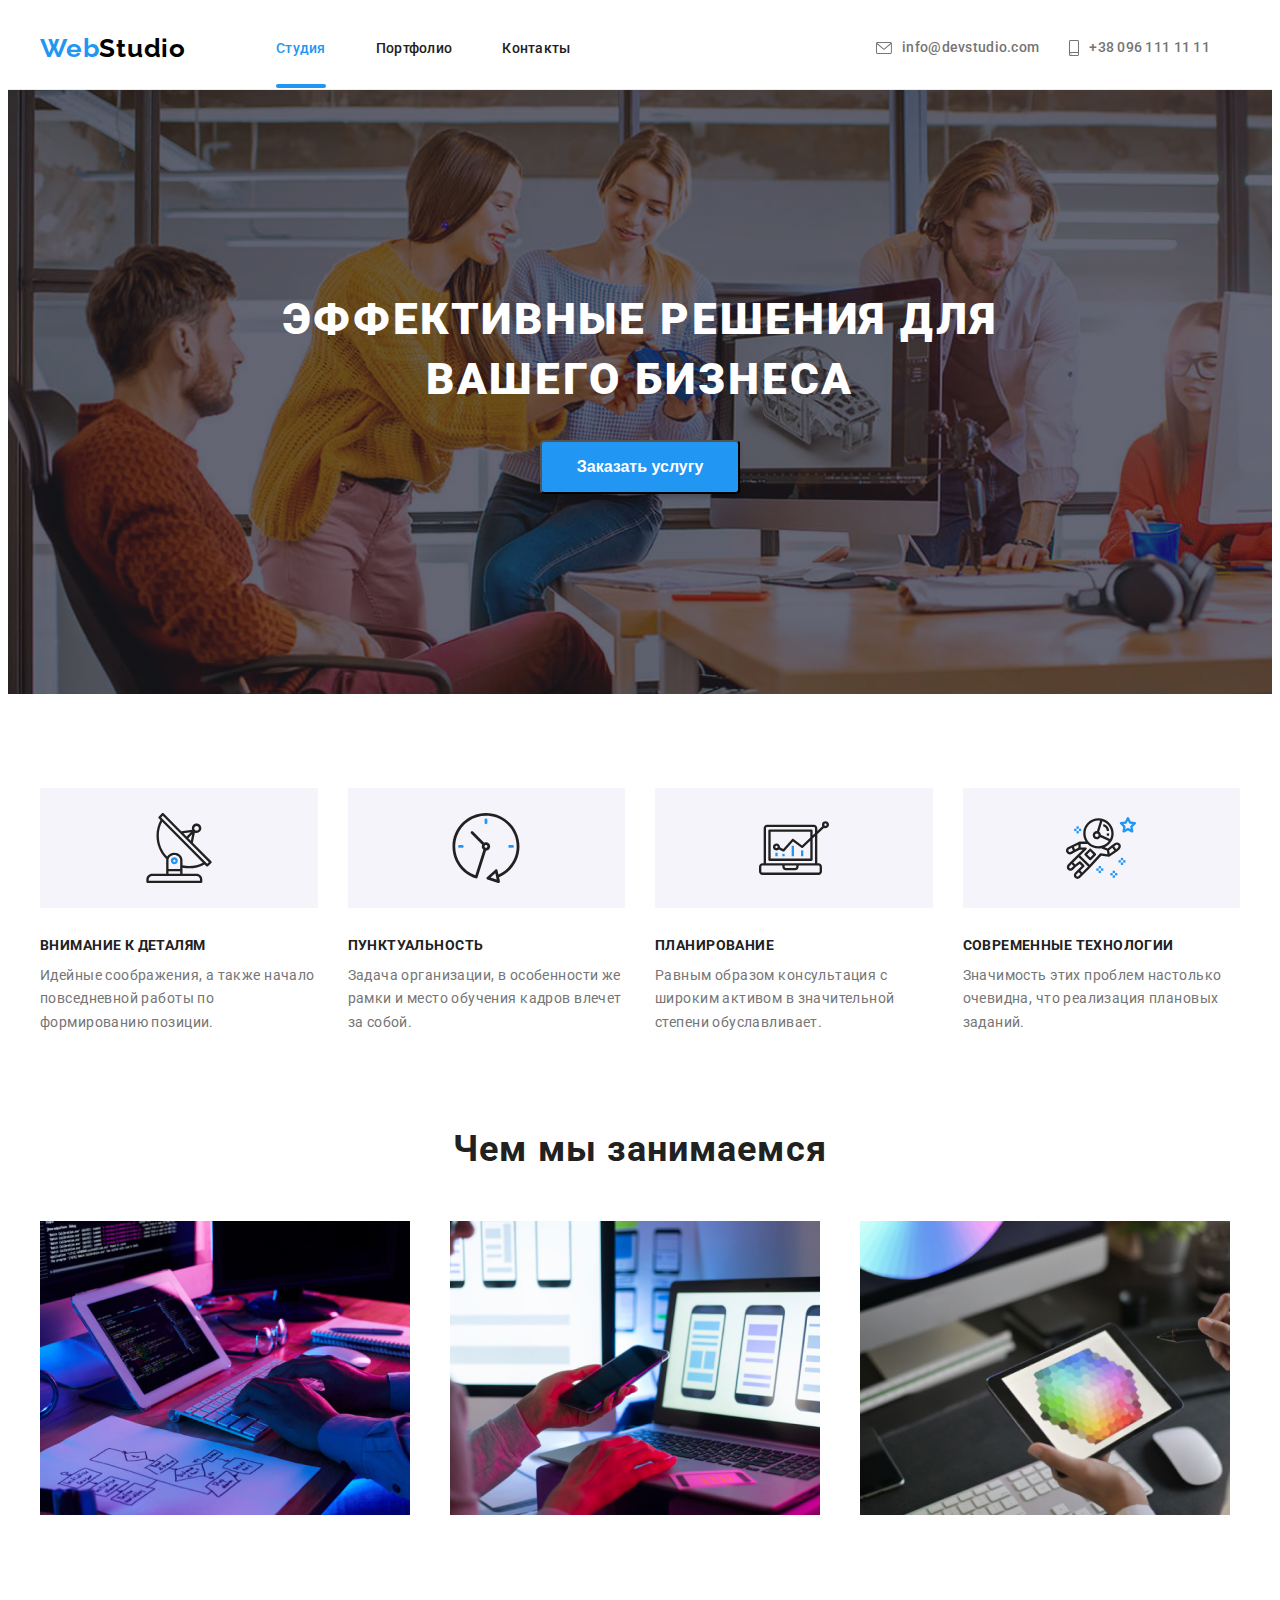
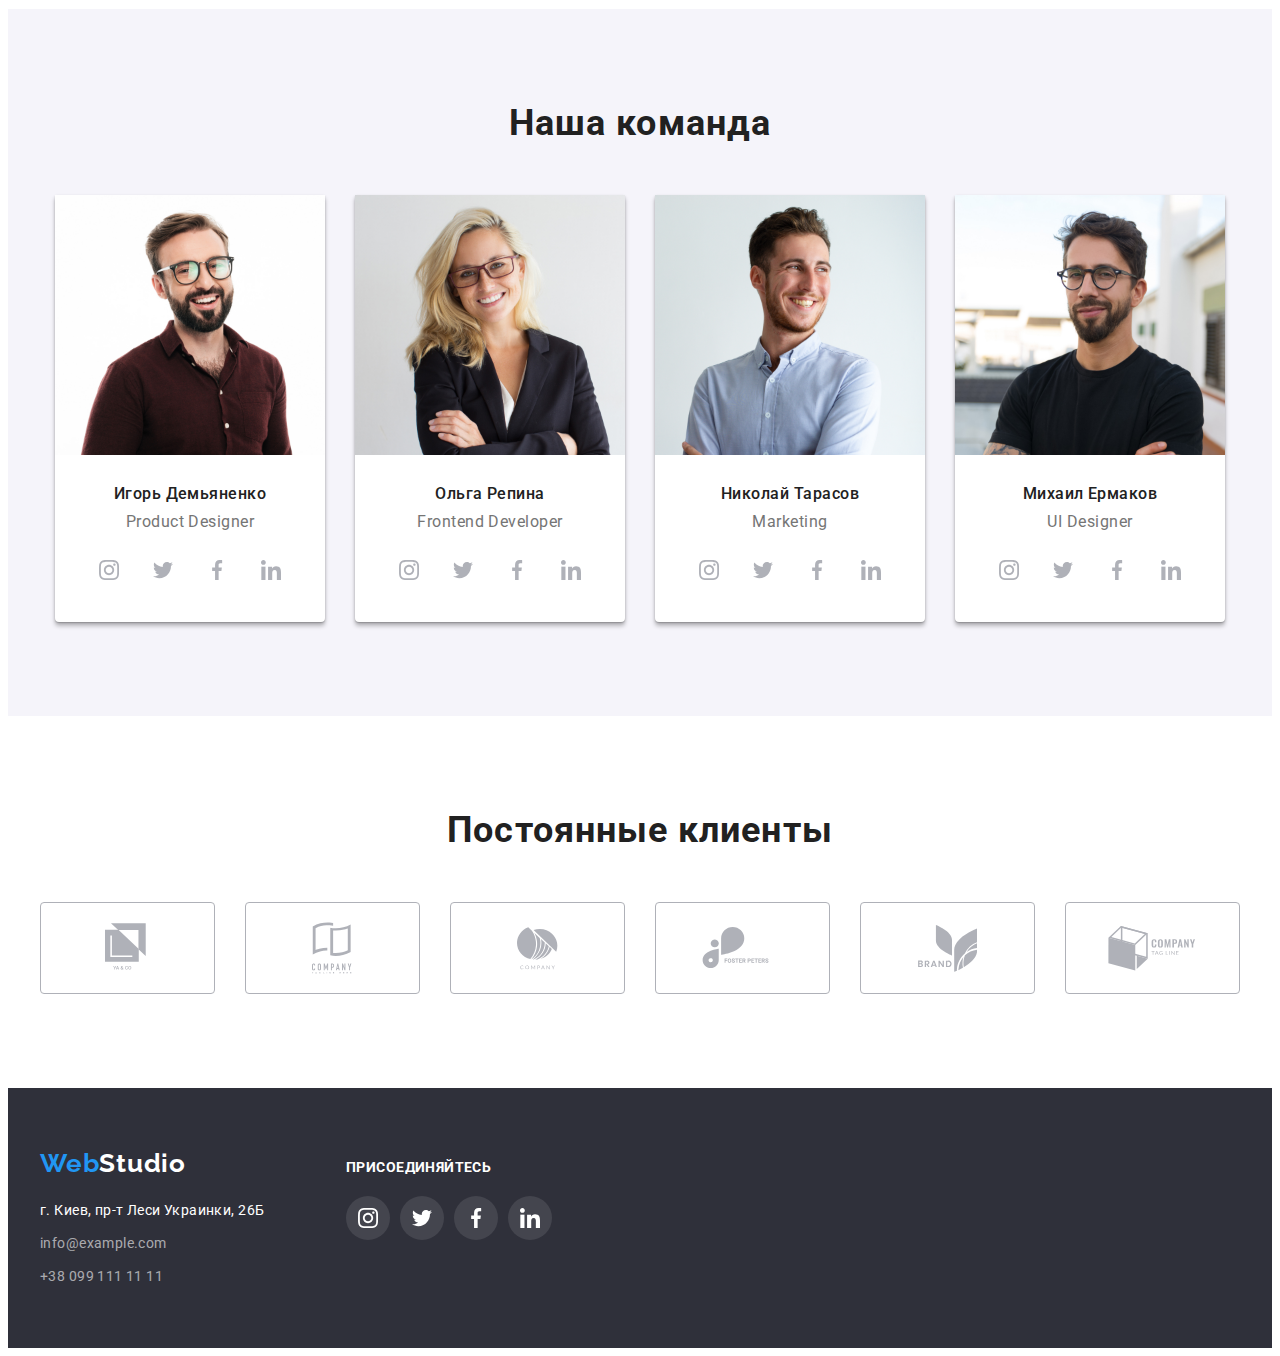
<file: index.html>
<!DOCTYPE html>
<html lang="ru">
  <head>
    <meta charset="UTF-8" />
    <meta http-equiv="X-UA-Compatible" content="IE=edge" />
    <meta name="viewport" content="width=device-width, initial-scale=1.0" />
    <title>Cтудия</title>
    <link rel="preconnect" href="https://fonts.gstatic.com" />
    <link rel="preconnect" href="https://fonts.gstatic.com" />
    <link rel="preconnect" href="https://fonts.gstatic.com" />
    <link
      href="https://fonts.googleapis.com/css2?family=Raleway:wght@700&family=Roboto:wght@400;500;700;900&display=swap"
      rel="stylesheet"
    />

    <link
      rel="stylesheet"
      href="https://cdnjs.cloudflare.com/ajax/libs/modern-normalize/1.0.0/modern-normalize.css"
      integrity="sha512-Zx6MlUMKSVJoQ+83OwhdILe8cSEsCzfqThJd7J/VA2UrK6Ctj85p+xzqfyuNXE5B1k25uUdmJ2OzItbBy9GHAQ=="
      crossorigin="anonymous"
    />
    <link rel="stylesheet" href="./css/styles.css" />
  </head>
  <body>
    <header class="header">
      <!-- NAVIGATION MENU -->
      <div class="container">
        <nav class="nav">
          <a class="logo link" href="./index.html" lang="en"
            >Web<span class="logo-text-header">Studio</span></a
          >
          <ul class="nav-list list">
            <li class="nav-list-item">
              <a class="nav-link link current" href="./index.html">Студия</a>
            </li>

            <li class="nav-list-item">
              <a class="nav-link link" href="./portfolio.html">Портфолио</a>
            </li>

            <li class="nav-list-item">
              <a class="nav-link link" href="">Контакты</a>
            </li>
          </ul>
        </nav>

        <ul class="contacts-header-list list">
          <li class="header-contacts-item">
            <a class="contacts-link link" href="mailto:info@devstudio.com">
              <svg class="contacts-icon" width="16" height="12">
                <use href="./img/icons/sprite.svg#icon-envelope"></use>
              </svg>
              info@devstudio.com</a
            >
          </li>

          <li class="header-contacts-item">
            <a class="contacts-link link" href="tel:+380961111111">
              <svg class="contacts-icon" width="10" height="16">
                <use href="./img/icons/sprite.svg#icon-smartphone"></use>
              </svg>
              +38 096 111 11 11</a
            >
          </li>
        </ul>
      </div>
    </header>

    <main>
      <!-- HERO -->
      <section class="hero">
        <div class="container">
          <h1 class="hero-title">Эффективные решения для вашего бизнеса</h1>
          <button class="modal-button" type="button">
            <span class="modal-button-text">Заказать услугу</span>
          </button>
        </div>
      </section>

      <!-- FEATURES -->
      <section class="features">
        <div class="container">
          <h2 class="visually-hidden">Особенности</h2>

          <ul class="features-list list">
            <li class="features-item">
              <div class="features-icon-wrapper">
                <svg class="features-icon" width="70" height="70">
                  <use href="./img/icons/sprite.svg#icon-antenna"></use>
                </svg>
              </div>
              <h3 class="features-item-title">Внимание к деталям</h3>
              <p class="features-item-description">
                Идейные соображения, а также начало повседневной работы по
                формированию позиции.
              </p>
            </li>

            <li class="features-item">
              <div class="features-icon-wrapper">
                <svg class="features-icon" width="70" height="70">
                  <use href="./img/icons/sprite.svg#icon-clock"></use>
                </svg>
              </div>
              <h3 class="features-item-title">Пунктуальность</h3>
              <p class="features-item-description">
                Задача организации, в особенности же рамки и место обучения
                кадров влечет за собой.
              </p>
            </li>

            <li class="features-item">
              <div class="features-icon-wrapper">
                <svg class="features-icon" width="70" height="70">
                  <use href="./img/icons/sprite.svg#icon-diagram"></use>
                </svg>
              </div>
              <h3 class="features-item-title">Планирование</h3>
              <p class="features-item-description">
                Равным образом консультация с широким активом в значительной
                степени обуславливает.
              </p>
            </li>

            <li class="features-item">
              <div class="features-icon-wrapper">
                <svg class="features-icon" width="70" height="70">
                  <use href="./img/icons/sprite.svg#icon-astronaut"></use>
                </svg>
              </div>
              <h3 class="features-item-title">Современные технологии</h3>
              <p class="features-item-description">
                Значимость этих проблем настолько очевидна, что реализация
                плановых заданий.
              </p>
            </li>
          </ul>
        </div>
      </section>

      <!-- WHAT ARE WE DOING -->
      <section class="we-doing">
        <div class="container">
          <h2 class="we-doing-title">Чем мы занимаемся</h2>
          <ul class="we-doing-list list">
            <li class="we-doing-list-item">
              <img
                class="we-doing-img1"
                src="./img/our-services/programer.jpg"
                alt="Программист работает за столом"
                width="370"
                height="294"
              />
            </li>
            <li class="we-doing-list-item">
              <img
                class="we-doing-img2"
                src="./img/our-services/web-ui-designers.jpg"
                alt="Веб-дизайнер создает рабочий интерфейс"
                width="370"
                height="294"
              />
            </li>
            <li class="we-doing-list-item">
              <img
                class="we-doing-img3"
                src="./img/our-services/creative-artist.jpg"
                alt="Художник выбирает цвет"
                width="370"
                height="294"
              />
            </li>
          </ul>
        </div>
      </section>

      <!-- OUR TEAM -->
      <section class="team">
        <div class="container">
          <h2 class="team-title">Наша команда</h2>
          <ul class="team-list list">
            <li class="team-item1">
              <img
                class="team-img1"
                src="./img/team/igor.jpg"
                alt="Дизайнер продукта"
                width="270"
                height="260"
              />
              <div class="team-item-content-wrapper">
                <h3 class="team-item-title">Игорь Демьяненко</h3>
                <p class="team-item-position" lang="en">Product Designer</p>

                <ul class="social-list list">
                  <li class="social-list-item">
                    <a class="social-list-link link" href="#">
                      <svg class="social-list-icon">
                        <use href="./img/icons/sprite.svg#icon-instagram"></use>
                      </svg>
                    </a>
                  </li>
                  <li class="social-list-item">
                    <a class="social-list-link link" href="#">
                      <svg class="social-list-icon">
                        <use href="./img/icons/sprite.svg#icon-twitter"></use>
                      </svg>
                    </a>
                  </li>
                  <li class="social-list-item">
                    <a class="social-list-link link" href="#">
                      <svg class="social-list-icon">
                        <use href="./img/icons/sprite.svg#icon-facebook"></use>
                      </svg>
                    </a>
                  </li>
                  <li class="social-list-item">
                    <a class="social-list-link link" href="#">
                      <svg class="social-list-icon">
                        <use href="./img/icons/sprite.svg#icon-linkedin"></use>
                      </svg>
                    </a>
                  </li>
                </ul>
              </div>
            </li>
            <li class="team-item2">
              <img
                class="team-img2"
                src="./img/team/olga.jpg"
                alt="Фронтенд разработчик"
                width="270"
                height="260"
              />
              <div class="team-item-content-wrapper">
                <h3 class="team-item-title">Ольга Репина</h3>
                <p class="team-item-position" lang="en">Frontend Developer</p>

                <ul class="social-list list">
                  <li class="social-list-item">
                    <a class="social-list-link link" href="#">
                      <svg class="social-list-icon">
                        <use href="./img/icons/sprite.svg#icon-instagram"></use>
                      </svg>
                    </a>
                  </li>
                  <li class="social-list-item">
                    <a class="social-list-link link" href="#">
                      <svg class="social-list-icon">
                        <use href="./img/icons/sprite.svg#icon-twitter"></use>
                      </svg>
                    </a>
                  </li>
                  <li class="social-list-item">
                    <a class="social-list-link link" href="#">
                      <svg class="social-list-icon">
                        <use href="./img/icons/sprite.svg#icon-facebook"></use>
                      </svg>
                    </a>
                  </li>
                  <li class="social-list-item">
                    <a class="social-list-link link" href="#">
                      <svg class="social-list-icon">
                        <use href="./img/icons/sprite.svg#icon-linkedin"></use>
                      </svg>
                    </a>
                  </li>
                </ul>
              </div>
            </li>
            <li class="team-item3">
              <img
                class="team-img3"
                src="./img/team/nykolai.jpg"
                alt="Маркетолог"
                width="270"
                height="260"
              />
              <div class="team-item-content-wrapper">
                <h3 class="team-item-title">Николай Тарасов</h3>
                <p class="team-item-position" lang="">Marketing</p>

                <ul class="social-list list">
                  <li class="social-list-item">
                    <a class="social-list-link link" href="#">
                      <svg class="social-list-icon">
                        <use href="./img/icons/sprite.svg#icon-instagram"></use>
                      </svg>
                    </a>
                  </li>
                  <li class="social-list-item">
                    <a class="social-list-link link" href="#">
                      <svg class="social-list-icon">
                        <use href="./img/icons/sprite.svg#icon-twitter"></use>
                      </svg>
                    </a>
                  </li>
                  <li class="social-list-item">
                    <a class="social-list-link link" href="#">
                      <svg class="social-list-icon">
                        <use href="./img/icons/sprite.svg#icon-facebook"></use>
                      </svg>
                    </a>
                  </li>
                  <li class="social-list-item">
                    <a class="social-list-link link" href="#">
                      <svg class="social-list-icon">
                        <use href="./img/icons/sprite.svg#icon-linkedin"></use>
                      </svg>
                    </a>
                  </li>
                </ul>
              </div>
            </li>
            <li class="team-item4">
              <img
                class="team-img4"
                src="./img/team/michael.jpg"
                alt="Дизайнер пользовательского интерфейса"
                width="270"
                height="260"
              />
              <div class="team-item-content-wrapper">
                <h3 class="team-item-title">Михаил Ермаков</h3>
                <p class="team-item-position" lang="en">UI Designer</p>

                <ul class="social-list list">
                  <li class="social-list-item">
                    <a class="social-list-link link" href="#">
                      <svg class="social-list-icon">
                        <use href="./img/icons/sprite.svg#icon-instagram"></use>
                      </svg>
                    </a>
                  </li>
                  <li class="social-list-item">
                    <a class="social-list-link link" href="#">
                      <svg class="social-list-icon">
                        <use href="./img/icons/sprite.svg#icon-twitter"></use>
                      </svg>
                    </a>
                  </li>
                  <li class="social-list-item">
                    <a class="social-list-link link" href="#">
                      <svg class="social-list-icon">
                        <use href="./img/icons/sprite.svg#icon-facebook"></use>
                      </svg>
                    </a>
                  </li>
                  <li class="social-list-item">
                    <a class="social-list-link link" href="#">
                      <svg class="social-list-icon">
                        <use href="./img/icons/sprite.svg#icon-linkedin"></use>
                      </svg>
                    </a>
                  </li>
                </ul>
              </div>
            </li>
          </ul>
        </div>
      </section>

      <!-- CLIENTS -->
      <section class="clients">
        <div class="container">
          <h2 class="clients-title">Постоянные клиенты</h2>
          <ul class="clients-list list">
            <li class="clients-list-item">
              <a class="clients-list-link link" href="">
                <svg class="clients-list-icon" width="45" height="50">
                  <use href="./img/icons/sprite.svg#icon-client1"></use>
                </svg>
              </a>
            </li>

            <li class="clients-list-item">
              <a class="clients-list-link link" href="">
                <svg class="clients-list-icon" width="40" height="52">
                  <use href="./img/icons/sprite.svg#icon-client2"></use>
                </svg>
              </a>
            </li>

            <li class="clients-list-item">
              <a class="clients-list-link link" href="">
                <svg class="clients-list-icon" width="41" height="43">
                  <use href="./img/icons/sprite.svg#icon-client3"></use>
                </svg>
              </a>
            </li>

            <li class="clients-list-item">
              <a class="clients-list-link link" href="">
                <svg class="clients-list-icon" width="80" height="42">
                  <use href="./img/icons/sprite.svg#icon-client4"></use>
                </svg>
              </a>
            </li>

            <li class="clients-list-item">
              <a class="clients-list-link link" href="">
                <svg class="clients-list-icon" width="59" height="47">
                  <use href="./img/icons/sprite.svg#icon-client5"></use>
                </svg>
              </a>
            </li>

            <li class="clients-list-item">
              <a class="clients-list-link link" href="">
                <svg class="clients-list-icon" width="88" height="45">
                  <use href="./img/icons/sprite.svg#icon-client6"></use>
                </svg>
              </a>
            </li>
          </ul>
        </div>
      </section>
    </main>

    <footer class="footer">
      <!-- CONTACT info -->
      <div class="container">
        <div class="footer-wrapper">
          <a class="logo link" href="./index.html" lang="en"
            >Web<span class="logo-text-footer">Studio</span></a
          >
          <address class="address">
            <p class="address-info">г. Киев, пр-т Леси Украинки, 26Б</p>
            <ul class="footer-contacts-list list">
              <li class="footer-mail">
                <a
                  class="footer-mail-link link"
                  href="mailto:info@example.com"
                  lang="en"
                  >info@example.com</a
                >
              </li>
              <li class="footer-phone">
                <a class="footer-phone-link link" href="tel:+380991111111"
                  >+38 099 111 11 11</a
                >
              </li>
            </ul>
          </address>
        </div>

        <div class="footer-wrapper">
          <p class="footer-social-title">присоединяйтесь</p>
          <ul class="footer-social-list list">
            <li class="footer-social-list-item">
              <a class="footer-social-list-link link" href="#">
                <svg class="footer-social-list-icon" width="20" height="20">
                  <use href="./img/icons/sprite.svg#icon-instagram"></use>
                </svg>
              </a>
            </li>

            <li class="footer-social-list-item">
              <a class="footer-social-list-link link" href="#">
                <svg class="footer-social-list-icon" width="20" height="20">
                  <use href="./img/icons/sprite.svg#icon-twitter"></use>
                </svg>
              </a>
            </li>

            <li class="footer-social-list-item">
              <a class="footer-social-list-link link" href="#">
                <svg class="footer-social-list-icon" width="20" height="20">
                  <use href="./img/icons/sprite.svg#icon-facebook"></use>
                </svg>
              </a>
            </li>

            <li class="footer-social-list-item">
              <a class="footer-social-list-link link" href="#">
                <svg class="footer-social-list-icon" width="20" height="20">
                  <use href="./img/icons/sprite.svg#icon-linkedin"></use>
                </svg>
              </a>
            </li>
          </ul>
        </div>
      </div>
    </footer>
  </body>
</html>
</file>
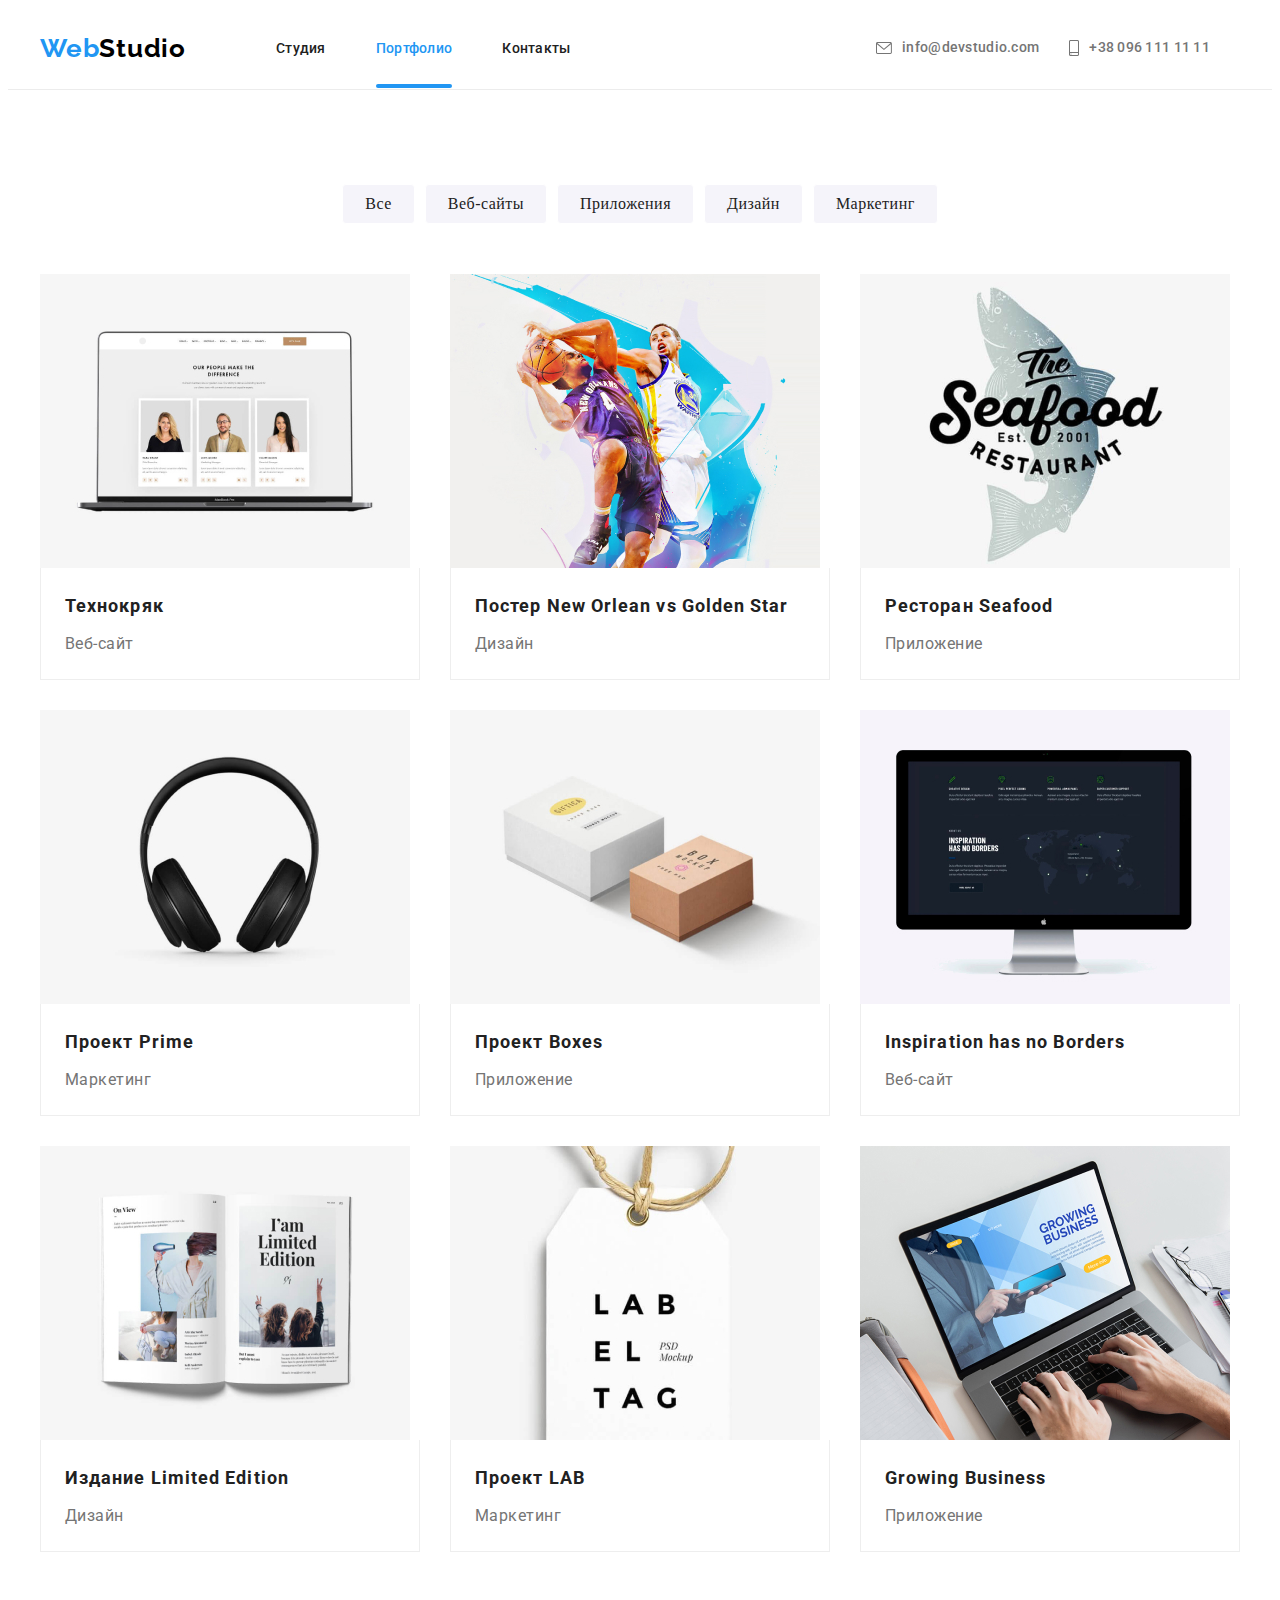
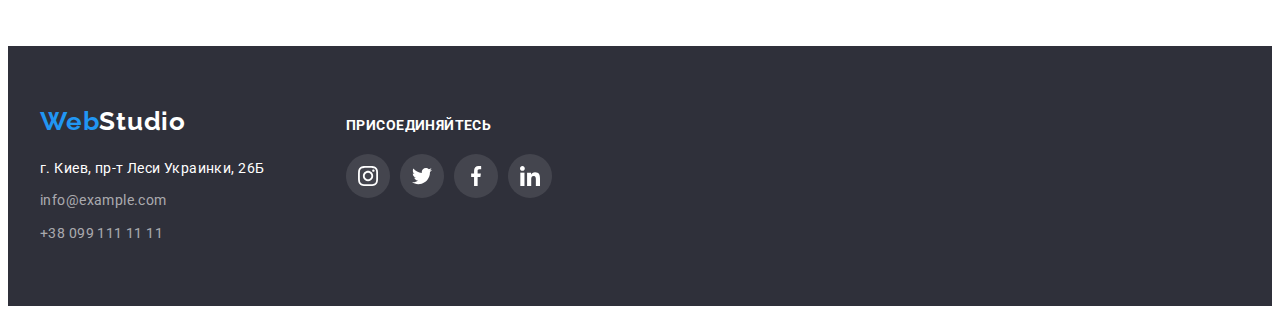
<file: portfolio.html>
<!DOCTYPE html>
<html lang="ru">
  <head>
    <meta charset="UTF-8" />
    <meta http-equiv="X-UA-Compatible" content="IE=edge" />
    <meta name="viewport" content="width=device-width, initial-scale=1.0" />
    <title>Портфолио</title>
    <link rel="preconnect" href="https://fonts.gstatic.com" />
    <link rel="preconnect" href="https://fonts.gstatic.com" />
    <link rel="preconnect" href="https://fonts.gstatic.com" />
    <link
      href="https://fonts.googleapis.com/css2?family=Raleway:wght@700&family=Roboto:wght@400;500;700;900&display=swap"
      rel="stylesheet"
    />

    <link
      rel="stylesheet"
      href="https://cdnjs.cloudflare.com/ajax/libs/modern-normalize/1.0.0/modern-normalize.css"
      integrity="sha512-Zx6MlUMKSVJoQ+83OwhdILe8cSEsCzfqThJd7J/VA2UrK6Ctj85p+xzqfyuNXE5B1k25uUdmJ2OzItbBy9GHAQ=="
      crossorigin="anonymous"
    />
    <link rel="stylesheet" href="./css/styles.css" />
  </head>
  <body>
    <header class="header">
      <!-- NAVIGATION MENU -->
      <div class="container">
        <nav class="nav">
          <a class="logo link" href="./index.html" lang="en"
            >Web<span class="logo-text-header">Studio</span></a
          >
          <ul class="nav-list list">
            <li class="nav-list-item">
              <a class="nav-link link" href="./index.html">Студия</a>
            </li>
            <li class="nav-list-item">
              <a class="nav-link link current" href="./portfolio.html"
                >Портфолио</a
              >
            </li>
            <li class="nav-list-item">
              <a class="nav-link link" href="">Контакты</a>
            </li>
          </ul>
        </nav>

        <ul class="contacts-header-list list">
          <li class="header-contacts-item">
            <a class="contacts-link link" href="mailto:info@devstudio.com">
              <svg class="contacts-icon" width="16" height="12">
                <use href="./img/icons/sprite.svg#icon-envelope"></use>
              </svg>
              info@devstudio.com</a
            >
          </li>

          <li class="header-contacts-item">
            <a class="contacts-link link" href="tel:+380961111111">
              <svg class="contacts-icon" width="10" height="16">
                <use href="./img/icons/sprite.svg#icon-smartphone"></use>
              </svg>
              +38 096 111 11 11</a
            >
          </li>
        </ul>
      </div>
    </header>

    <main>
      <!-- PORTFOLIO -->
      <h1 class="visually-hidden">Портфолио</h1>
      <section class="portfolio">
        <div class="container">
          <h2 class="visually-hidden">Наше Портфолио</h2>
          <!-- PORTFOLIO BUTTONS -->
          <ul class="filter-set">
            <li class="filter-item list">
              <button class="filter-item-button" type="button">Все</button>
            </li>

            <li class="filter-item list">
              <button class="filter-item-button" type="button">
                Веб-сайты
              </button>
            </li>

            <li class="filter-item list">
              <button class="filter-item-button" type="button">
                Приложения
              </button>
            </li>

            <li class="filter-item list">
              <button class="filter-item-button" type="button">Дизайн</button>
            </li>

            <li class="filter-item list">
              <button class="filter-item-button" type="button">
                Маркетинг
              </button>
            </li>
          </ul>

          <!-- PORTFOLIO CARDS -->
          <ul class="card-set">
            <li class="card-set-item list">
              <a class="card-set-link link" href="">
                <article class="card">
                  <div class="card-thumb">
                    <img
                      src="./img/portfolio/card1.jpg"
                      alt="Пример 1"
                      width="370"
                      height="294"
                    />
                  </div>
                </article>
                <div class="card-content">
                  <h3 class="card-heading">Технокряк</h3>
                  <p class="card-text">Веб-сайт</p>
                </div>
              </a>
            </li>

            <li class="card-set-item list">
              <a class="card-set-link link" href="">
                <article class="card">
                  <div class="card-thumb">
                    <img
                      src="./img/portfolio/card2.jpg"
                      alt="Пример 2"
                      width="370"
                      height="294"
                    />
                  </div>
                </article>
                <div class="card-content">
                  <h3 class="card-heading">
                    Постер <span lang="en">New Orlean vs Golden Star</span>
                  </h3>
                  <p class="card-text">Дизайн</p>
                </div>
              </a>
            </li>

            <li class="card-set-item list">
              <a class="card-set-link link" href="">
                <article class="card">
                  <div class="card-thumb">
                    <img
                      src="./img/portfolio/card3.jpg"
                      alt="Пример 3"
                      width="370"
                      height="294"
                    />
                  </div>
                </article>
                <div class="card-content">
                  <h3 class="card-heading">
                    Ресторан <span lang="en">Seafood</span>
                  </h3>
                  <p class="card-text">Приложение</p>
                </div>
              </a>
            </li>

            <li class="card-set-item list">
              <a class="card-set-link link" href="">
                <article class="card">
                  <div class="card-thumb">
                    <img
                      src="./img/portfolio/card4.jpg"
                      alt="Пример 4"
                      width="370"
                      height="294"
                    />
                  </div>
                </article>
                <div class="card-content">
                  <h3 class="card-heading">
                    Проект <span lang="en">Prime</span>
                  </h3>
                  <p class="card-text">Маркетинг</p>
                </div>
              </a>
            </li>

            <li class="card-set-item list">
              <a class="card-set-link link" href="">
                <article class="card">
                  <div class="card-thumb">
                    <img
                      src="./img/portfolio/card5.jpg"
                      alt="Пример 5"
                      width="370"
                      height="294"
                    />
                  </div>
                </article>
                <div class="card-content">
                  <h3 class="card-heading">
                    Проект <span lang="en">Boxes</span>
                  </h3>
                  <p class="card-text">Приложение</p>
                </div>
              </a>
            </li>

            <li class="card-set-item list">
              <a class="card-set-link link" href="">
                <article class="card">
                  <div class="card-thumb">
                    <img
                      src="./img/portfolio/card6.jpg"
                      alt="Пример 6"
                      width="370"
                      height="294"
                    />
                  </div>
                </article>
                <div class="card-content">
                  <h3 class="card-heading">
                    <span lang="en">Inspiration has no Borders</span>
                  </h3>
                  <p class="card-text">Веб-сайт</p>
                </div>
              </a>
            </li>

            <li class="card-set-item list">
              <a class="card-set-link link" href="">
                <article class="card">
                  <div class="card-thumb">
                    <img
                      src="./img/portfolio/card7.jpg"
                      alt="Пример 7"
                      width="370"
                      height="294"
                    />
                  </div>
                </article>
                <div class="card-content">
                  <h3 class="card-heading">
                    Издание <span lang="en">Limited Edition</span>
                  </h3>
                  <p class="card-text">Дизайн</p>
                </div>
              </a>
            </li>

            <li class="card-set-item list">
              <a class="card-set-link link" href="">
                <article class="card">
                  <div class="card-thumb">
                    <img
                      src="./img/portfolio/card8.jpg"
                      alt="Пример 8"
                      width="370"
                      height="294"
                    />
                  </div>
                </article>
                <div class="card-content">
                  <h3 class="card-heading">
                    Проект <span lang="en">LAB</span>
                  </h3>
                  <p class="card-text">Маркетинг</p>
                </div>
              </a>
            </li>

            <li class="card-set-item list">
              <a class="card-set-link link" href="">
                <article class="card">
                  <div class="card-thumb">
                    <img
                      src="./img/portfolio/card9.jpg"
                      alt="Пример 9"
                      width="370"
                      height="294"
                    />
                  </div>
                </article>
                <div class="card-content">
                  <h3 class="card-heading">
                    <span lang="en">Growing Business</span>
                  </h3>
                  <p class="card-text">Приложение</p>
                </div>
              </a>
            </li>
          </ul>
        </div>
      </section>
    </main>

    <footer class="footer">
      <!-- CONTACT info -->
      <div class="container">
        <div class="footer-wrapper">
          <a class="logo link" href="./index.html" lang="en"
            >Web<span class="logo-text-footer">Studio</span></a
          >
          <address class="address">
            <p class="address-info">г. Киев, пр-т Леси Украинки, 26Б</p>
            <ul class="footer-contacts-list list">
              <li class="footer-mail">
                <a
                  class="footer-mail-link link"
                  href="mailto:info@example.com"
                  lang="en"
                  >info@example.com</a
                >
              </li>
              <li class="footer-phone">
                <a class="footer-phone-link link" href="tel:+380991111111"
                  >+38 099 111 11 11</a
                >
              </li>
            </ul>
          </address>
        </div>

        <div class="footer-wrapper">
          <p class="footer-social-title">присоединяйтесь</p>
          <ul class="footer-social-list list">
            <li class="footer-social-list-item">
              <a class="footer-social-list-link link" href="#">
                <svg class="footer-social-list-icon" width="20" height="20">
                  <use href="./img/icons/sprite.svg#icon-instagram"></use>
                </svg>
              </a>
            </li>

            <li class="footer-social-list-item">
              <a class="footer-social-list-link link" href="#">
                <svg class="footer-social-list-icon" width="20" height="20">
                  <use href="./img/icons/sprite.svg#icon-twitter"></use>
                </svg>
              </a>
            </li>

            <li class="footer-social-list-item">
              <a class="footer-social-list-link link" href="#">
                <svg class="footer-social-list-icon" width="20" height="20">
                  <use href="./img/icons/sprite.svg#icon-facebook"></use>
                </svg>
              </a>
            </li>

            <li class="footer-social-list-item">
              <a class="footer-social-list-link link" href="#">
                <svg class="footer-social-list-icon" width="20" height="20">
                  <use href="./img/icons/sprite.svg#icon-linkedin"></use>
                </svg>
              </a>
            </li>
          </ul>
        </div>
      </div>
    </footer>
  </body>
</html>
</file>
<file: css/styles.css>
:root {
  --main-font: "Roboto", sans-serif;
  --second-font: "Raleway", sans-serif;
  --main-title-color: #212121;
  --accent-color: #2196f3;
  --content-color: #757575;
  --add-white-color: #ffffff;
}

h1,
h2,
h3,
h4,
h5,
h6,
p {
  margin: 0;
}

ul {
  margin: 0;
  padding: 0;
}

img {
  display: block;
  max-width: 100%;
}

.link {
  text-decoration: none;
}

.list {
  list-style: none;
}

.address {
  font-style: normal;
}

/* =============== HEADER ===============  */

.header {
  padding-top: 25px;
  padding-bottom: 25px;
  border-bottom: 1px solid #ececec;
}

.header .container {
  width: 1200px;
  margin: 0 auto;
  padding-left: 15px;
  padding-right: 15px;

  display: flex;
  align-items: center;
}

.nav {
  display: flex;
  align-items: center;
}

.logo {
  font-family: var(--second-font);
  font-weight: bold;
  font-size: 26px;
  line-height: 1.19;
  letter-spacing: 0.03em;
  margin-right: 90px;

  color: #2196f3;
}

.logo-text-header {
  color: black;
}

.nav-list .link.current {
  color: #2196f3;
}

.nav-list {
  display: flex;
  align-items: center;
}

.nav-list-item:not(:last-child) {
  margin-right: 50px;
}

.nav-link {
  position: relative;

  font-family: var(--main-font);
  font-weight: 500;
  font-size: 14px;
  line-height: 1.14;
  letter-spacing: 0.02em;
  padding-top: 32px;
  padding-bottom: 32px;

  color: #212121;

  transition: 250ms cubic-bezier(0.4, 0, 0.2, 1);
}

.nav-link::after {
  content: "";

  position: absolute;
  left: 0;
  bottom: 0;
  display: block;
  width: 100%;
  height: 4px;
  background-color: #2196f3;
  border-radius: 2px;

  transition: opacity 250ms cubic-bezier(0.4, 0, 0.2, 1);

  opacity: 0;
}

.current::after {
  opacity: 1;
}

.nav-link:hover,
.nav-link:focus {
  color: #2196f3;
}

.contacts-header-list {
  display: flex;
  align-items: center;
  margin-left: auto;
}

.header-contacts-item {
  margin-right: 30px;
}

.contacts-icon {
  fill: currentColor;
  margin-right: 10px;
}

.contacts-link {
  display: flex;
  align-items: center;
  font-family: var(--main-font);
  font-weight: 500;
  font-size: 14px;
  line-height: 1.14;
  letter-spacing: 0.02em;
  color: #757575;

  transition: 250ms cubic-bezier(0.4, 0, 0.2, 1);
}

.contacts-link:hover,
.contacts-link:focus {
  color: #2196f3;
}

/* ============== END HEADER ============== */

/* ============== HERO ================= */

.hero {
  max-width: 1600px;
  margin: 0 auto;
  padding-top: 200px;
  padding-bottom: 200px;
  background-color: rgba(196, 196, 196, 1);
  background-image: linear-gradient(
      rgba(47, 48, 58, 0.4),
      rgba(47, 48, 58, 0.4)
    ),
    url(../img/hero/hero-bg.jpg);
  background-repeat: no-repeat;
  background-size: cover;
}

.hero .container {
  width: 1200px;
  margin: 0 auto;
  padding-left: 15px;
  padding-right: 15px;

  display: flex;
  align-items: center;
  flex-direction: column;
}

.hero-title {
  font-family: var(--main-font);
  font-weight: 900;
  font-size: 44px;
  line-height: 1.36;

  text-align: center;
  letter-spacing: 0.06em;
  text-transform: uppercase;

  padding-left: 240px;
  padding-right: 240px;
  margin-bottom: 30px;

  color: #ffffff;
}

.modal-button {
  min-width: 200px;
  padding: 10px 32px;
  background: #2196f3;
  box-shadow: 0px 4px 4px rgba(0, 0, 0, 0.15);
  border-radius: 4px;
  cursor: pointer;
}

.modal-button:hover,
.modal-button:focus {
  background: #188ce8;
}

.modal-button-text {
  font-family: inherit;
  font-weight: bold;
  font-size: 16px;
  line-height: 1.88;

  color: #ffffff;
}

/* =============== END HERO ================ */

/* =============== FEATURES ================ */

.features {
  padding-top: 94px;
  padding-bottom: 47px;
}

.features .container {
  width: 1200px;
  margin: 0 auto;
  padding-left: 15px;
  padding-right: 15px;
}

.features-list {
  display: flex;
  justify-content: center;
  margin-left: -30px;
  margin-top: -30px;
}

.features-item {
  flex-basis: calc(100% / 4 - 30px);
  margin-left: 30px;
  margin-top: 30px;
}

.features-icon-wrapper {
  display: flex;
  align-items: center;
  justify-content: center;
  height: 120px;
  background-color: #f5f4fa;
  margin-bottom: 30px;
}

.features-item-title {
  font-family: var(--main-font);
  font-weight: bold;
  font-size: 14px;
  line-height: 1.14;
  letter-spacing: 0.03em;
  text-transform: uppercase;
  margin-bottom: 10px;

  color: #212121;
}

.features-item-description {
  font-family: var(--main-font);
  font-weight: normal;
  font-size: 14px;
  line-height: 1.7;

  letter-spacing: 0.03em;

  color: #757575;
}

/* ============= END FEATURES ============== */

/* ========== WHAT WE ARE DOING ============ */

.we-doing {
  padding-top: 47px;
  padding-bottom: 94px;
}

.we-doing .container {
  width: 1200px;
  margin: 0 auto;
  padding-left: 15px;
  padding-right: 15px;
}

.we-doing-title {
  font-family: var(--main-font);
  font-weight: bold;
  font-size: 36px;
  line-height: 1.16;
  text-align: center;
  letter-spacing: 0.03em;

  margin-bottom: 50px;

  color: #212121;
}

.we-doing-list {
  display: flex;
  align-items: center;
  margin-left: -30px;
  margin-top: -30px;
}

.we-doing-list-item {
  position: relative;
  flex-basis: calc(100% / 3 - 30px);
  margin-left: 30px;
  margin-top: 30px;
}

.we-doing-img {
  width: 370px;
  height: 294px;
}

.we-doing-overlay {
  position: absolute;
  bottom: 0;
  left: 0;

  font-family: var(--main-font);
  font-weight: bold;
  font-size: 14px;
  line-height: 1.14;
  text-align: center;
  letter-spacing: 0.03em;
  text-transform: uppercase;
  padding: 27px;
  width: 100%;
  height: 70px;

  color: #ffffff;

  background-color: rgba(47, 48, 58, 0.8);
  text-shadow: 0px 4px 4px rgba(0, 0, 0, 0.25);
}

/* ========= END WHAT WE ARE DOING ========= */

/* =============== TEAM ================= */

.team {
  background-color: #f5f4fa;
  padding-top: 94px;
  padding-bottom: 94px;
}

.team .container {
  width: 1200px;
  margin: 0 auto;
  padding-left: 15px;
  padding-right: 15px;

  display: flex;
  align-items: center;
  flex-direction: column;
}

.team-title {
  font-family: var(--main-font);
  font-weight: bold;
  font-size: 36px;
  line-height: 1.16;
  text-align: center;
  letter-spacing: 0.03em;
  margin-bottom: 50px;

  color: #212121;
}

.team-list {
  display: flex;
  margin-left: -30px;
  margin-top: -30px;
}

.team-item1 {
  width: 270px;
  left: 215px;
  top: 1635px;

  background: #ffffff;

  box-shadow: 0px 1px 3px rgba(0, 0, 0, 0.12), 0px 1px 1px rgba(0, 0, 0, 0.14),
    0px 4px 4px rgba(0, 0, 0, 0.25);
  border-radius: 0px 0px 4px 4px;

  flex-basis: calc(100% / 4 - 30px);
  margin-left: 30px;
  margin-top: 30px;
}

.team-item2 {
  width: 270px;
  left: 815px;
  top: 1635px;

  background: #ffffff;

  box-shadow: 0px 1px 3px rgba(0, 0, 0, 0.12), 0px 1px 1px rgba(0, 0, 0, 0.14),
    0px 4px 4px rgba(0, 0, 0, 0.25);
  border-radius: 0px 0px 4px 4px;

  flex-basis: calc(100% / 4 - 30px);
  margin-left: 30px;
  margin-top: 30px;
}

.team-item3 {
  width: 270px;
  left: 815px;
  top: 1635px;

  background: #ffffff;

  box-shadow: 0px 1px 3px rgba(0, 0, 0, 0.12), 0px 1px 1px rgba(0, 0, 0, 0.14),
    0px 4px 4px rgba(0, 0, 0, 0.25);
  border-radius: 0px 0px 4px 4px;

  flex-basis: calc(100% / 4 - 30px);
  margin-left: 30px;
  margin-top: 30px;
}

.team-item4 {
  width: 270px;
  left: 815px;
  top: 1635px;

  background: #ffffff;

  box-shadow: 0px 1px 3px rgba(0, 0, 0, 0.12), 0px 1px 1px rgba(0, 0, 0, 0.14),
    0px 4px 4px rgba(0, 0, 0, 0.25);
  border-radius: 0px 0px 4px 4px;

  flex-basis: calc(100% / 4 - 30px);
  margin-left: 30px;
  margin-top: 30px;
}

.team-img1 {
  width: 270px;
  height: 260px;
  left: 215px;
  top: 1635px;

  border-radius: 0px;
}

.team-img2 {
  width: 270px;
  height: 260px;
  left: 515px;
  top: 1635px;

  border-radius: 0px;
}

.team-img3 {
  width: 270px;
  height: 260px;
  left: 815px;
  top: 1635px;

  border-radius: 0px;
}

.team-img4 {
  width: 270px;
  height: 260px;
  left: 1115px;
  top: 1635px;

  border-radius: 0px;
}

.team-item-title {
  font-family: var(--main-font);
  font-weight: 500;
  font-size: 16px;
  line-height: 1.18;

  text-align: center;
  letter-spacing: 0.03em;

  margin-bottom: 10px;

  color: #212121;
}

.team-item-position {
  font-family: var(--main-font);
  font-weight: normal;
  font-size: 16px;
  line-height: 1.18;

  text-align: center;
  letter-spacing: 0.03em;

  margin-bottom: 16px;

  color: #757575;
}

.team-item-content-wrapper {
  padding: 30px 32px;
}

.social-list {
  display: flex;
  align-items: center;
  justify-content: space-between;
}

.social-list-link {
  display: flex;
  justify-content: center;
  align-items: center;
  width: 44px;
  height: 44px;
  border-radius: 50%;
  background-color: #ffffff;

  transition: 250ms cubic-bezier(0.4, 0, 0.2, 1);
}

.social-list-link:hover,
.social-list-link:focus {
  background-color: #2196f3;
}

.social-list-link:hover .social-list-icon,
.social-list-link:focus .social-list-icon {
  fill: #ffffff;
}

.social-list-icon {
  width: 20px;
  height: 20px;
  color: rgba(175, 177, 184, 1);
  fill: currentColor;
}

/* =============== END TEAM =============== */

/* ============== CLIENTS ================= */

.clients {
  padding-top: 94px;
  padding-bottom: 94px;
}

.clients .container {
  width: 1200px;
  margin: 0 auto;
  padding-left: 15px;
  padding-right: 15px;
}

.clients-title {
  font-family: var(--main-font);
  font-weight: bold;
  font-size: 36px;
  line-height: 1.16;
  text-align: center;
  letter-spacing: 0.03em;

  margin-bottom: 50px;

  color: #212121;
}

.clients-list {
  display: flex;
  align-items: center;
  flex-wrap: wrap;
  margin-top: -30px;
  margin-left: -30px;
}

.clients-list > .clients-list-item {
  flex-basis: calc(100% / 6 - 30px);
  margin-left: 30px;
  margin-top: 30px;
}

.clients-list-item {
  display: flex;
  align-items: center;
  justify-content: center;
}

.clients-list-link {
  display: inline-flex;
  justify-content: center;
  align-items: center;
  width: 100%;
  height: 90px;
  border: 1px solid rgba(175, 177, 184, 1);
  border-radius: 4px 4px 4px 4px;
  background-color: #ffffff;

  transition: 250ms cubic-bezier(0.4, 0, 0.2, 1);
}

.clients-list-link:hover,
.clients-list-link:focus {
  border-color: #2196f3;
}

.clients-list-icon {
  color: rgba(175, 177, 184, 1);
  fill: currentColor;

  transition: 250ms cubic-bezier(0.4, 0, 0.2, 1);
}

.clients-list-icon:hover,
.clients-list-icon:focus {
  color: #2196f3;
  fill: currentColor;
}

.clients-list-link:hover .clients-list-icon,
.clients-list-link:focus .clients-list-icon {
  fill: #2196f3;
}

/* ============= END CLIENTS =============== */

/* ============== PORTFOLIO =============== */

.portfolio {
  padding-top: 94px;
  padding-bottom: 94px;
}

/* =========== PORFOLIO BUTTONS =========== */

.filter-set {
  display: flex;
  justify-content: center;
  align-items: center;

  margin-bottom: 50px;
}

.filter-item:not(:last-child) {
  margin-right: 10px;
}

.filter-item-button {
  background: #f5f4fa;
  border-radius: 4px;
  cursor: pointer;

  font-family: inherit;
  font-weight: 500;
  font-size: 16px;
  line-height: 1.62;

  text-align: center;
  letter-spacing: 0.03em;

  color: #212121;

  border: 1px solid #fff;

  padding: 6px 22px;

  transition: 250ms cubic-bezier(0.4, 0, 0.2, 1);
}

.filter-item-button:hover,
.filter-item-button:focus {
  background-color: #2196f3;
  color: #ffffff;

  box-shadow: 0px 3px 1px rgba(0, 0, 0, 0.1), 0px 1px 2px rgba(0, 0, 0, 0.08),
    0px 2px 2px rgba(0, 0, 0, 0.12);
  border-radius: 4px;
  border: 1px solid transparent;
}

/* ============ PORTFOLIO CARDS ============ */
.visually-hidden {
  position: absolute;
  width: 1px;
  height: 1px;
  margin: -1px;
  border: 0;
  padding: 0;

  white-space: nowrap;
  clip-path: inset(100%);
  clip: rect(0 0 0 0);
  overflow: hidden;
}

.portfolio .container {
  width: 1200px;
  margin: 0 auto;
  padding-left: 15px;
  padding-right: 15px;
}

.card-set {
  display: flex;
  flex-wrap: wrap;

  margin-left: -30px;
  margin-top: -30px;
}

.card-set > .card-set-item {
  flex-basis: calc(100% / 3 - 30px);

  margin-left: 30px;
  margin-top: 30px;
}

.card-set-link {
  display: block;
}

.card-set-link:hover {
  box-shadow: 0px 1px 1px rgba(0, 0, 0, 0.12), 0px 4px 4px rgba(0, 0, 0, 0.06),
    1px 4px 6px rgba(0, 0, 0, 0.16);
}

.card-set-link:hover .overlay,
.card-set-link:focus .overlay {
  transform: translateY(0%);
  transition: transform 250ms cubic-bezier(0.4, 0, 0.2, 1);
  text-shadow: 0px 4px 4px rgba(0, 0, 0, 0.25);
}

.card-heading {
  font-family: var(--main-font);
  font-weight: bold;
  font-size: 18px;
  line-height: 2;

  letter-spacing: 0.06em;

  color: #212121;
}

.card-text {
  font-family: var(--main-font);
  font-weight: normal;
  font-size: 16px;
  line-height: 1.87;

  letter-spacing: 0.03em;

  color: #757575;
}

.card-content {
  background: #ffffff;
  border: 1px solid #eeeeee;
  box-sizing: border-box;
  border-top: none;
  padding: 20px 24px;
}

.card-text {
  margin-top: 5px;
}

.card-thumb {
  position: relative;
  overflow: hidden;
}

.overlay {
  position: absolute;
  top: 0;
  left: 0;
  color: #ffffff;
  background: rgba(33, 150, 243, 0.9);
  padding: 63px 24px;
  height: 100%;
  overflow: hidden;
  transform: translateY(100%);

  font-family: var(--main-font);
  font-weight: normal;
  font-size: 18px;
  line-height: 1.5;
  letter-spacing: 0.03em;
}

/* =========== END PORTFOLIO ============ */

/* ============== FOOTER ================ */

.footer {
  background: #2f303a;
  padding-top: 60px;
  padding-bottom: 60px;
}

.footer .container {
  width: 1200px;
  margin: 0 auto;
  padding-left: 15px;
  padding-right: 15px;

  display: flex;
  align-items: baseline;
}

.logo-text-footer {
  color: #ffffff;
}

.address {
  margin-top: 20px;
}

.address-info {
  font-family: var(--main-font);
  font-weight: normal;
  font-size: 14px;
  line-height: 1.7;

  letter-spacing: 0.03em;

  margin-bottom: 9px;

  color: #ffffff;
}

.footer-mail-link {
  font-family: var(--main-font);
  font-weight: normal;
  font-size: 14px;
  line-height: 1.7;

  letter-spacing: 0.03em;

  color: rgba(255, 255, 255, 0.6);

  transition: 250ms cubic-bezier(0.4, 0, 0.2, 1);
}

.footer-mail-link:hover,
.footer-mail-link:focus {
  color: #2196f3;
}

.footer-phone-link {
  font-family: var(--main-font);
  font-weight: normal;
  font-size: 14px;
  line-height: 1.7;

  letter-spacing: 0.03em;

  color: rgba(255, 255, 255, 0.6);

  transition: 250ms cubic-bezier(0.4, 0, 0.2, 1);
}

.footer-phone-link:hover,
.footer-phone-link:focus {
  color: #2196f3;
}

.footer-mail {
  margin-bottom: 9px;
}

.footer-wrapper {
  display: block;
}

.footer-wrapper:not(:last-child) {
  margin-right: 70px;
}

.footer-social-list-item:not(:last-child) {
  margin-right: 10px;
}

.footer-social-title {
  font-family: var(--main-font);
  font-weight: bold;
  font-size: 14px;
  line-height: 1.14;
  letter-spacing: 0.03em;
  color: #ffffff;
  text-transform: uppercase;
  margin-bottom: 20px;
}

.footer-social-list {
  display: flex;
  align-items: center;
}

.footer-social-list-link {
  display: flex;
  justify-content: center;
  align-items: center;
  width: 44px;
  height: 44px;
  border-radius: 50%;
  background-color: rgba(255, 255, 255, 0.1);

  transition: 250ms cubic-bezier(0.4, 0, 0.2, 1);
}

.footer-social-list-link:hover,
.footer-social-list-link:focus {
  background-color: #2196f3;
}

.footer-social-list-link:hover .footer-social-list-icon,
.footer-social-list-link:focus .footer-social-list-icon {
  fill: #ffffff;
}

.footer-social-list-icon {
  color: #ffffff;
  fill: currentColor;
}

/* ============= END FOOTER =============== */

/* Модальное окно */
.backdrop {
  position: fixed;
  top: 0;
  left: 0;
  width: 100vw;
  height: 100vh;
  background-color: rgba(0, 0, 0, 0.2);

  transition: 250ms cubic-bezier(0.4, 0, 0.2, 1);
}

.modal {
  position: absolute;
  top: 50%;
  left: 50%;
  transform: translate(-50%, -50%);
  width: 528px;
  height: 581px;
  background-color: #ffffff;
}

.modal-close-button {
  position: absolute;
  top: 8px;
  right: 8px;
  width: 30px;
  height: 30px;
  background: transparent;
  border: 1px solid rgba(0, 0, 0, 0.1);
  border-radius: 50%;
  cursor: pointer;
}

.is-hidden {
  opacity: 0;
  visibility: hidden;
  pointer-events: none;
}
</file>
